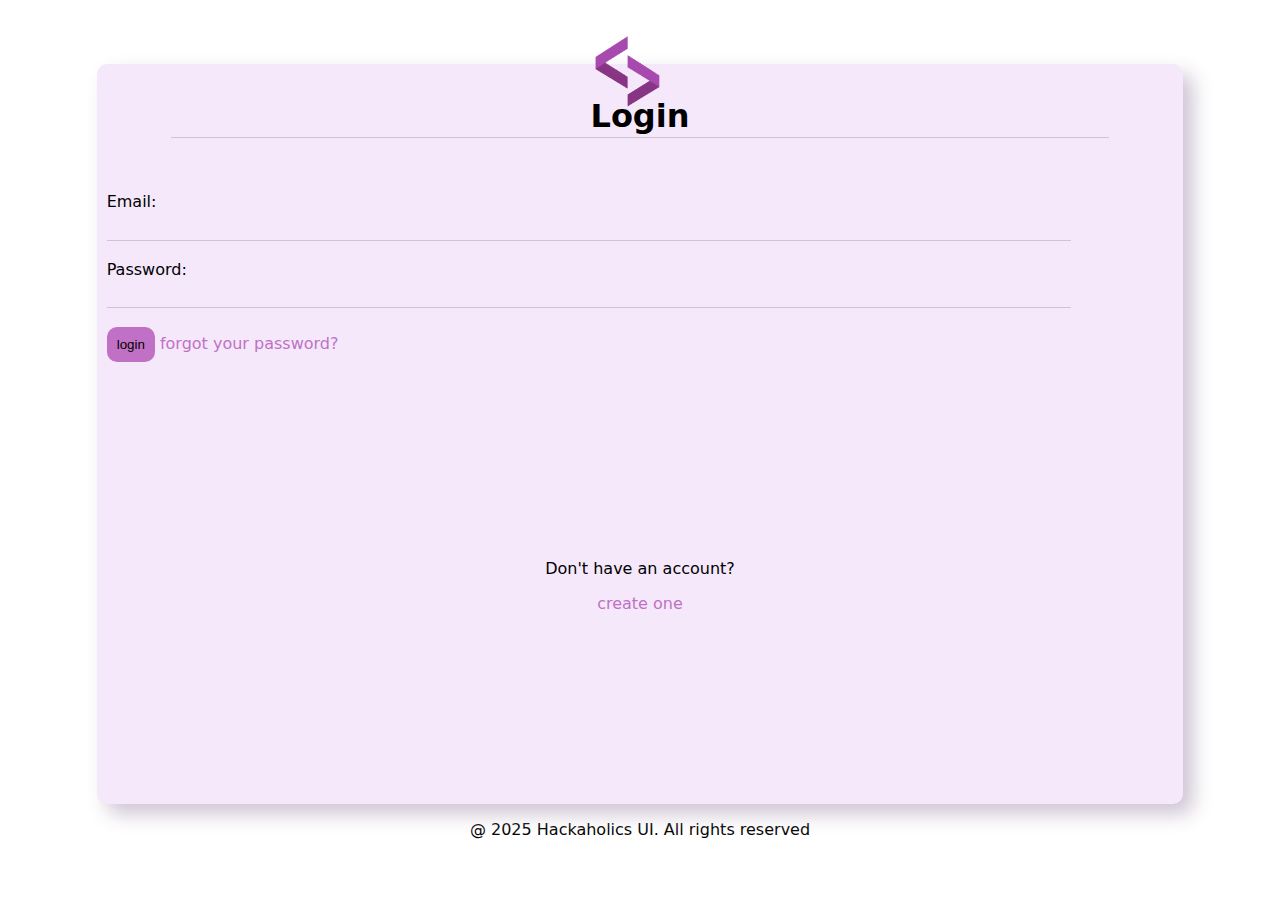
<file: index.html>
<!DOCTYPE HTML>
<html lang="en">
    <head>
        <meta charset="UTF-8">
        <meta name="viewport" content="width=device-width, initial-scale=1.0">
        <link rel="stylesheet" href="styles.css">
        <link rel="icon" href="icon.png" type="image/x-icon">
        <title>Login | HACKAHOLICS</title>
    </head>
    <body>
        <img src="icon.png" alt="logo">
        <section class="field">
            <h1>Login</h1>
            <form action="/"><!--WILL TAKE YOU TO YOUR ROOT DIRECTORY ON SUBMIT :)-->
                <div>
                    <label for="email">Email:</label>
                    <br>
                    <input type="email" name="email" maxlength="25">
                </div>
                <br>
                <div>
                    <label for="Password">Password:</label>
                    <br>
                    <input type="password" name="password" maxlength="25">
                </div>
                <br>
                <button type="submit">login</button>
                <a href="/">forgot your password?</a>
            </form>
            <div class="bottom-text">
                <p>Don't have an account?</p>
                <a href="/">create one</a>
            </div>
        </section>
        <p style="text-align: center; font-weight: 200;">@ 2025 Hackaholics UI. All rights reserved</p>
    </body>
</html>
</file>
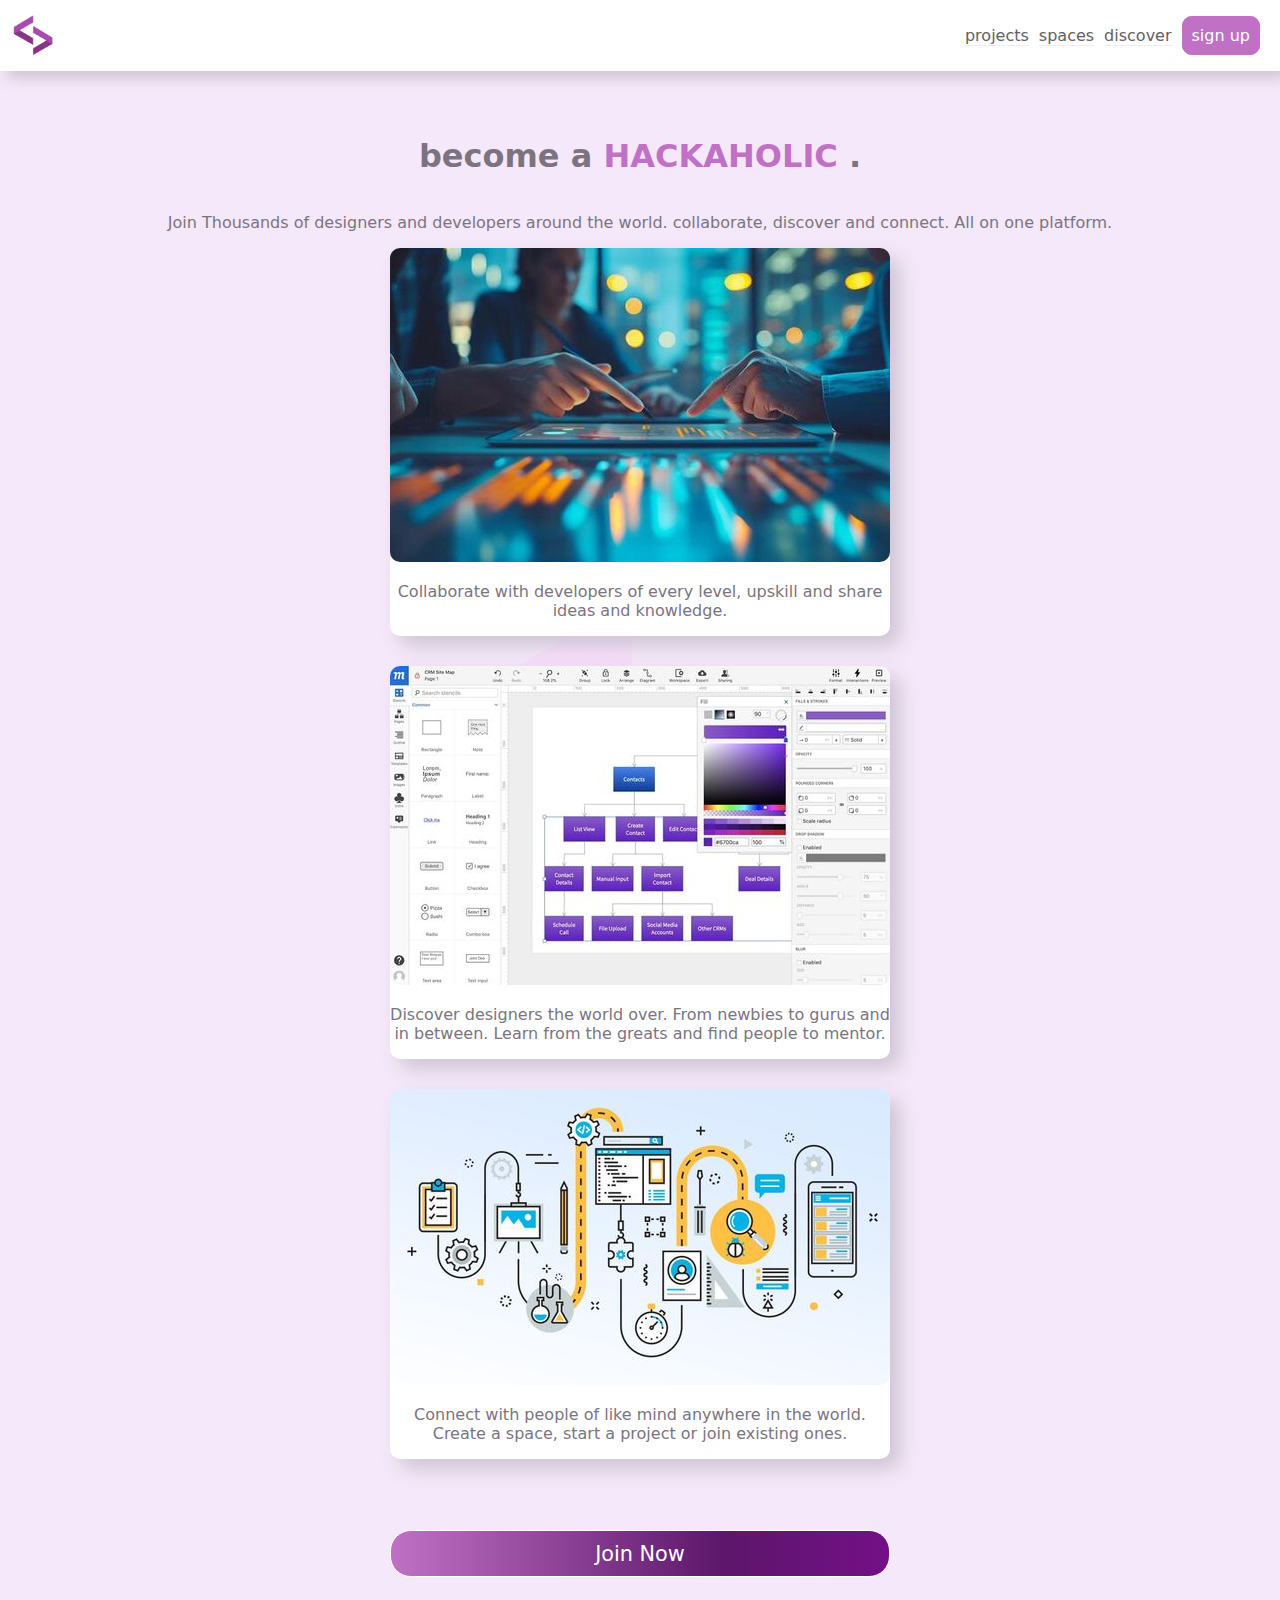
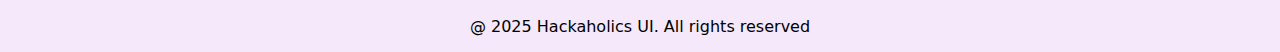
<file: home.html>
<!DOCTYPE HTML>
<html lang="en">
    <head>
        <meta charset="UTF-8">
        <meta name="viewport" content="width=device-width, initial-scale=1.0">
        <link rel="stylesheet" href="home.css">
        <link rel="icon" href="res/icon.png" type="image/x-icon">
        <title>Home | HACKAHOLICS</title>
    </head>
    <body>
        <header>
            <img src="res/icon.png" alt="icon">
            <nav>
                <ul>
                    <li class="hide-on-mobile"><a href="#projects">projects</a></li>
                    <li class="hide-on-mobile"><a href="spaces.html">spaces</a></li>
                    <li class="hide-on-mobile"><a href="#discover">discover</a></li>
                    <li class="hide-on-mobile"><a  class="signup-btn" href="signup.html">sign up</a></li>
                    <li class="hide-on-desktop" onclick="showSideBar()"><img class="burger" src="res/burger.png" alt="burger"></li>
                </ul>
            </nav>
            <div class="sidebar">
                <ul>
                    <li onclick="hideSideBar()"><img class="cross" src="res/cross.png" alt="cross"></li>
                    <li><a href="#projects">projects</a></li>
                    <li><a href="spaces.html">spaces</a></li>
                    <li><a href="#discover">discover</a></li>
                    <li><a href="signup.html">sign up</a></li>
                </ul>
            </div>
        </header>
        <section  onclick="hideSideBar()" class="hero">
            <span><h1>become a <strong>HACKAHOLIC</strong> .</h1></span>
            <p>Join Thousands of designers and developers around the world. collaborate, discover and connect. All on one platform.</p>
            <div class="hero-img">
                <div><img src="res/collab-img.jpg">
                    <p>Collaborate with developers of every level, upskill and share ideas and knowledge.</p>
                </div>
                <div><img src="res/moqups.jpg">
                    <p>Discover designers the world over. From newbies to gurus and in between. Learn from the greats and find people to mentor.</p>
                </div>
                <div><img src="res/phase-diagram.jpg">
                    <p>Connect with people of like mind anywhere in the world. Create a space, start a project or join existing ones.</p>
                </div>
                <a href="signup.html">Join Now</a>
            </div>
            
        </section>
        <footer>
            <p style="text-align: center; font-weight: 200;">@ 2025 Hackaholics UI. All rights reserved</p>
        </footer>
        <script src="app.js"></script>
    </body>
</html>
</file>
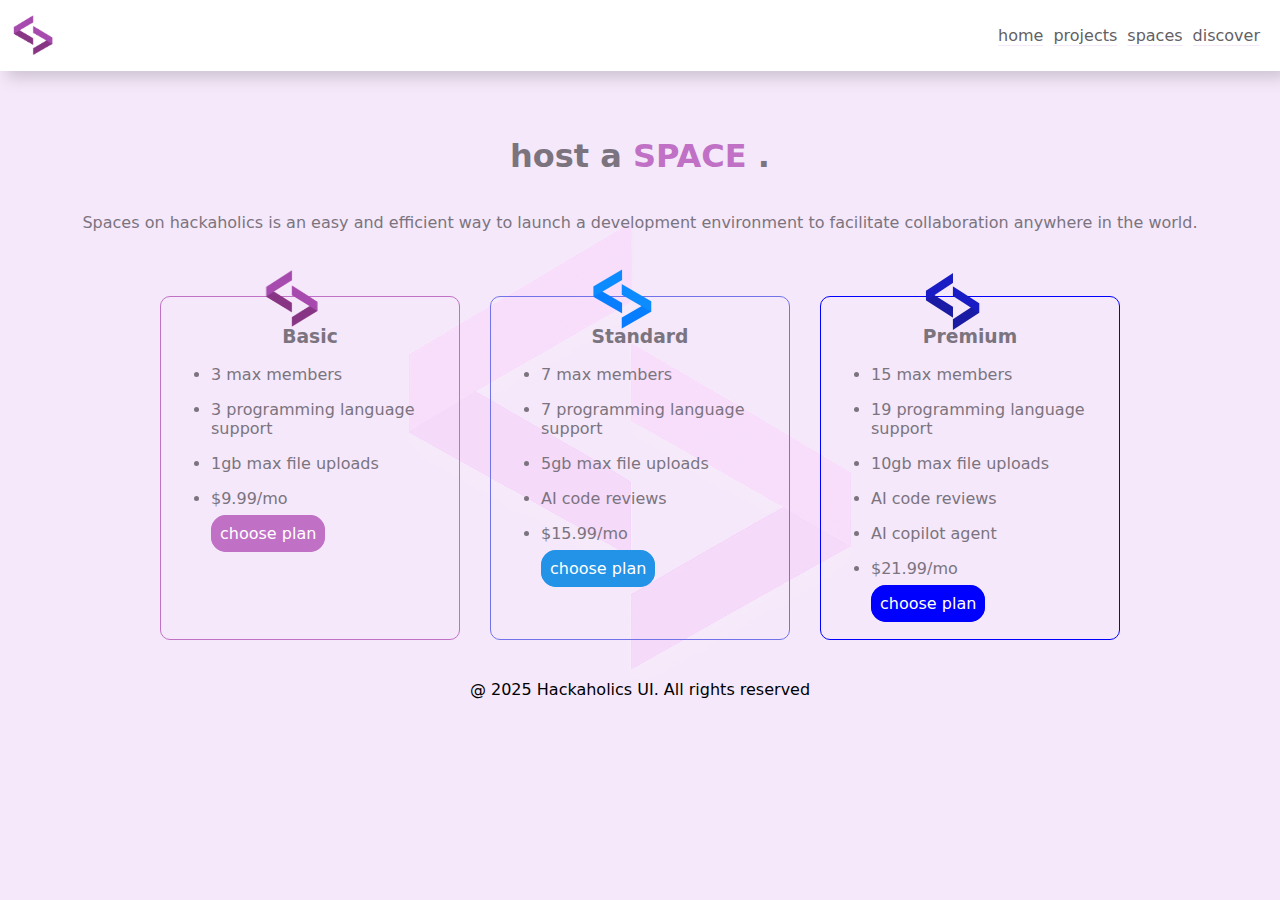
<file: spaces.html>
<!DOCTYPE HTML>
<html lang="en">
    <head>
        <meta charset="UTF-8">
        <meta name="viewport" content="width=device-width, initial-scale=1.0">
        <link rel="stylesheet" href="home.css">
        <link rel="icon" href="res/icon.png" type="image/x-icon">
        <title>Home | HACKAHOLICS</title>
    </head>
    <body>
        <header>
            <img src="res/icon.png" alt="icon">
            <nav>
                <ul>
                    <li class="hide-on-mobile"><a href="home.html">home</a></li>
                    <li class="hide-on-mobile"><a href="#projects">projects</a></li>
                    <li class="hide-on-mobile"><a href="spaces.html">spaces</a></li>
                    <li class="hide-on-mobile"><a href="#discover">discover</a></li>
                    <li class="hide-on-desktop" onclick="showSideBar()"><img class="burger" src="res/burger.png" alt="burger"></li>
                </ul>
            </nav>
            <div class="sidebar">
                <ul>
                    <li onclick="hideSideBar()"><img class="cross" src="res/cross.png" alt="cross"></li>
                    <li><a href="home.html">home</a></li>
                    <li><a href="#projects">projects</a></li>
                    <li><a href="spaces.html">spaces</a></li>
                    <li><a href="#discover">discover</a></li>
                </ul>
            </div>
        </header>
        <section  onclick="hideSideBar()" class="hero">
            <span><h1>host a <strong>SPACE</strong> .</h1></span>
            <p>Spaces on hackaholics is an easy and efficient way to launch a development environment to facilitate collaboration anywhere in the world.</p>
            <div class="plan-cards">
                <div class="free">
                    <img class="icon" src="res/icon.png">
                    <h3>Basic</h3>
                    <ul>
                        <li><p>3 max members</p></li>
                        <li><p>3 programming language support</p></li>
                        <li><p>1gb max file uploads</p></li>
                        <li><p>$9.99/mo</p></li>
                        <a href="#" class="free-btn">choose plan</a>
                    </ul>
                </div>
                <div class="regular">
                    <img class="icon" src="res/regular.jpeg">
                    <h3>Standard</h3>
                    <ul>
                        <li><p>7 max members</p></li>
                        <li><p>7 programming language support</p></li>
                        <li><p>5gb max file uploads</p></li>
                        <li><p>AI code reviews</p></li>  
                        <li><p>$15.99/mo</p></li>
                        <a href="#" class="regular-btn">choose plan</a>                 
                    </ul>
                </div>
                <div class="premium">
                    <img class="icon" src="res/premium.jpeg">
                    <h3>Premium</h3>
                    <ul>
                        <li><p>15 max members</p></li>
                        <li><p>19 programming language support</p></li>
                        <li><p>10gb max file uploads</p></li>
                        <li><p>AI code reviews</p></li>
                        <li><p>AI copilot agent</p></li> 
                        <li><p>$21.99/mo</p></li>
                        <a href="#" class="premium-btn">choose plan</a>               
                    </ul>
                </div>
            </div>
            
        </section>
        <footer>
            <p style="text-align: center; font-weight: 200;">@ 2025 Hackaholics UI. All rights reserved</p>
        </footer>
        <script src="app.js"></script>
    </body>
</html>
</file>
<file: styles.css>
*{
    --background-color: #f5e8fa;
    --accent-color: #c071c5;
    --shadow:  #cec4d3;
}
body{
    margin: 0;
    padding: 0;
    font-family: system-ui, -apple-system, BlinkMacSystemFont, 'Segoe UI', Roboto, Oxygen, Ubuntu, Cantarell, 'Open Sans', 'Helvetica Neue', sans-serif;
}
img{
    position: absolute;
    z-index: 999;
    left:46vw;
    top: 2em;
    width: 5em;
    height: 5em;
    margin: auto;
    animation:drop 1s forwards ;
    transition: 0.3s;
}
.field{
    position: relative;
    display: flex;
    flex-direction: column;
    background-color: var(--background-color);
    width: calc(100vw/1.2);
    height: 80vh;
    margin: auto;
    margin-top: 4em;
    padding: 10px;
    border-radius: 10px;
    box-shadow: 10px 10px 20px var(--shadow);
}
.field h1{
    text-align: center;
    border-bottom: 1px solid var(--shadow);
    padding: 2px;
    margin-left: 2em;
    margin-right: 2em;
}
.field form{
    margin-top: 2em;
    align-items: center;
}
.field form input{
    border: none;
    border-bottom: 1px solid var(--shadow);
    background-color: var(--background-color);
    width: 90%;
    height:2em;
}
form input:focus{
    outline: none;
}
button{
    border: none;
    border-radius: 10px;
    padding: 10px;
    background-color: var(--accent-color);
}
button:hover{
    background-color: transparent;
    border: 1px solid var(--accent-color);
    transition: 0.3s;
}
a{
    text-decoration: none;
    color:var(--accent-color);
    font-weight: 450;
    transition: 0.3s;
}
a:hover{
    text-decoration: underline;
}
.bottom-text{
    text-align: center;
    margin: auto;
}
@keyframes drop {
    from{
        top: -2em;
}
    to{
        top: 2em;
    }
}
</file>
<file: home.css>
*{
    --background-color: #f5e8fa;
    --accent-color: #c071c5;
    --shadow:  #cec4d3;
    --font-color: #7b747f;
}
body{
    position: relative;
    margin: 0;
    padding: 0;
    font-family: system-ui, -apple-system, BlinkMacSystemFont, 'Segoe UI', Roboto, Oxygen, Ubuntu, Cantarell, 'Open Sans', 'Helvetica Neue', sans-serif;
    background-blend-mode: overlay;
    background-image: url('res/icon.png');
    background-position: center;
    background-repeat: no-repeat;
    background-color: var(--background-color);
    min-height: 100vh;
    min-width: 100vw;
}
header{
    display: flex;
    align-items: center;
    justify-content: space-between;
    padding: 10px;
    background-color: white;
    box-shadow: 7px 7px 14px var(--shadow);
}
header img{
    width: 3em;
}
nav ul{
    display: flex;
    gap: 10px;
    list-style-type: none;
}
nav img{
    width: 20px;
    height: 20px;
    display: none;
}
nav ul li a{
    text-decoration: none;
    color: rgb(99, 95, 101);
    font-weight: 500;
    border-bottom: 1px solid var(--background-color);
}
nav ul li a:hover{
    color: var(--accent-color);
    border-bottom: 1px solid var(--accent-color);
}
.signup-btn{
    color: white;
    background-color: var(--accent-color);
    padding: 9px;
    border: 1px solid var(--accent-color);
    border-radius: 10px;
    animation: fade-in 1s forwards;
    transition: 0.3s;
}
.signup-btn:hover{
    background-color: transparent;
    color: var(--accent-color);
}
.sidebar{
    display: none;
    position:absolute;
			z-index: 999;
    top: 0;
    right: 0;
    height: 80vh;
    background-color: white;
    flex-direction: column;
    align-items: flex-start;
    width: 50vw;
    font-size: 1em;

}
.sidebar img{
    width: 15px;
    height: 15px;
}
.sidebar ul{
    list-style-type: none;
    display: flex;
    flex-direction: column;
    gap: 20px;
    animation: split 0.5s forwards;
    transition: 0.3s smooth;
}
.sidebar ul li a{
    text-decoration: none;
    color: rgb(99, 95, 101);
    font-weight: 500;
    border-bottom: 1px solid var(--background-color);
}
.sidebar ul li a:hover{
    color: var(--accent-color);
    border-bottom: 1px solid var(--accent-color);
}
footer{
    margin-top: 40px;
}
.hero{
    display: flex;
    flex-direction: column;
    align-items: center;
    justify-content: center;
    padding-top: calc(100vh/20);
    text-align: center;
    color: var(--font-color)
}
strong{
    color: var(--accent-color)
}
.hero-img{
    display: grid;
    grid-template-columns: repeat(auto-fit, minmax(0px, 500px));
    justify-content: center;
    gap: 30px;
    width: 80%;
    height: auto;
}
.hero-img div{
    background-color: white;
    border-radius: 10px;
    box-shadow: 10px 10px 20px var(--shadow);
    transition: 0.5s;
}
.hero-img div:hover{
    transform: translateY(-5px);
}
.hero-img img{
    width: 100%;
    height: auto;
    border-radius: 10px;
}


.hero-img a{
    margin-top: 2em;
    max-height: 1.5em;
    text-decoration: none;
    color: white;
    font-size: 1.3em;
    padding: 0.5em;
    font-weight: 500;
    border-radius: 1em;
    background: linear-gradient(to left, var(--accent-color), rgb(120, 18, 141), rgb(159, 23, 186), #741887, #8a0aa3, #5c166a, var(--accent-color));
    background-size: 400%;
    animation: animate-gradient 5s linear infinite;
    transition: 0.3s;
    border: solid 1px;
}
.hero-img a:hover{
    color: rgb(224, 146, 224);
    outline: currentColor;
    transition: 1s smooth;
}
.plan-cards{
    margin-top: 3em;
    display: grid;
    grid-template-columns: repeat(auto-fit, minmax(200px, 300px));
    justify-content: center;
    gap: 30px;
    width: 80%;
    height: auto;
    text-align: initial;
}
.plan-cards h3{
    text-align: center;
}
.plan-cards a{
    margin-top: 2em;
}
.free{
    position: relative;
    border: solid 1px var(--accent-color);
    border-radius: 10px;
    padding: 10px;
    transition: 0.5s;
}
.free:hover{
    box-shadow: 2px 2px 5px #c071c57b;
}
.regular{
    position: relative;
    border: solid 1px rgb(115, 115, 233);
    border-radius: 10px;
    padding: 10px;
    transition: 0.5s
}
.regular:hover{
    box-shadow: 2px 2px 5px rgba(115, 115, 233, 0.492);
}
.premium{
    position: relative;
    border: solid 1px blue;
    border-radius: 10px;
    padding: 10px;
    transition: 0.5s;
}
.premium:hover{
    box-shadow: 2px 2px  5px rgba(0, 0, 255, 0.492);
}
.free-btn{
    color: white;
    padding: 0.5em;
    border-radius: 15px;
    background-color: var(--accent-color);
    text-decoration: none;
    font-weight: 500;
    border: solid 1px var(--accent-color);
}
.regular-btn{
    color: white;
    padding: 0.5em;
    border-radius: 15px;
    background-color: rgb(35, 147, 232);
    text-decoration: none;
    font-weight: 500;
    border: solid 1px rgb(35, 147, 232);
    
}
.premium-btn{
    color: white;
    padding: 0.5em;
    border-radius: 15px;
    background-color: blue;
    text-decoration: none;
    font-weight: 500;
    border: 1px solid blue;
}
.free-btn:hover{
    background-color: transparent;
    color: var(--accent-color);
}
.regular-btn:hover{
    background-color: transparent;
    color: rgb(27, 136, 219);
}
.premium-btn:hover{
    background-color: transparent;
    color:  blue;
}
.icon{
    position: absolute;
    z-index: 999;
    top: -30px;
    left: 100px;
    width: 4em;
    height: 4em;
    animation:drop 1s forwards ;
    transition: 0.3s;
}

@media (max-width: 800px) {
    .hide-on-mobile{
        display: none;
    }

    nav img{
        display: block;
    }
}
@keyframes fade-in {
    from{
        background-color: transparent;
    }
    to{
        background-color: var(--accent-color);
    }
}
@keyframes split {
    from{
        gap: 0px;
    }
    to{
        gap: 20px;
    }
}
@keyframes animate-gradient {
    to{
        background-position: 400%;
    }
}
@keyframes drop {
    from{
        left: -100px;
}
    to{
        left: 100px;
    }
}
</file>
